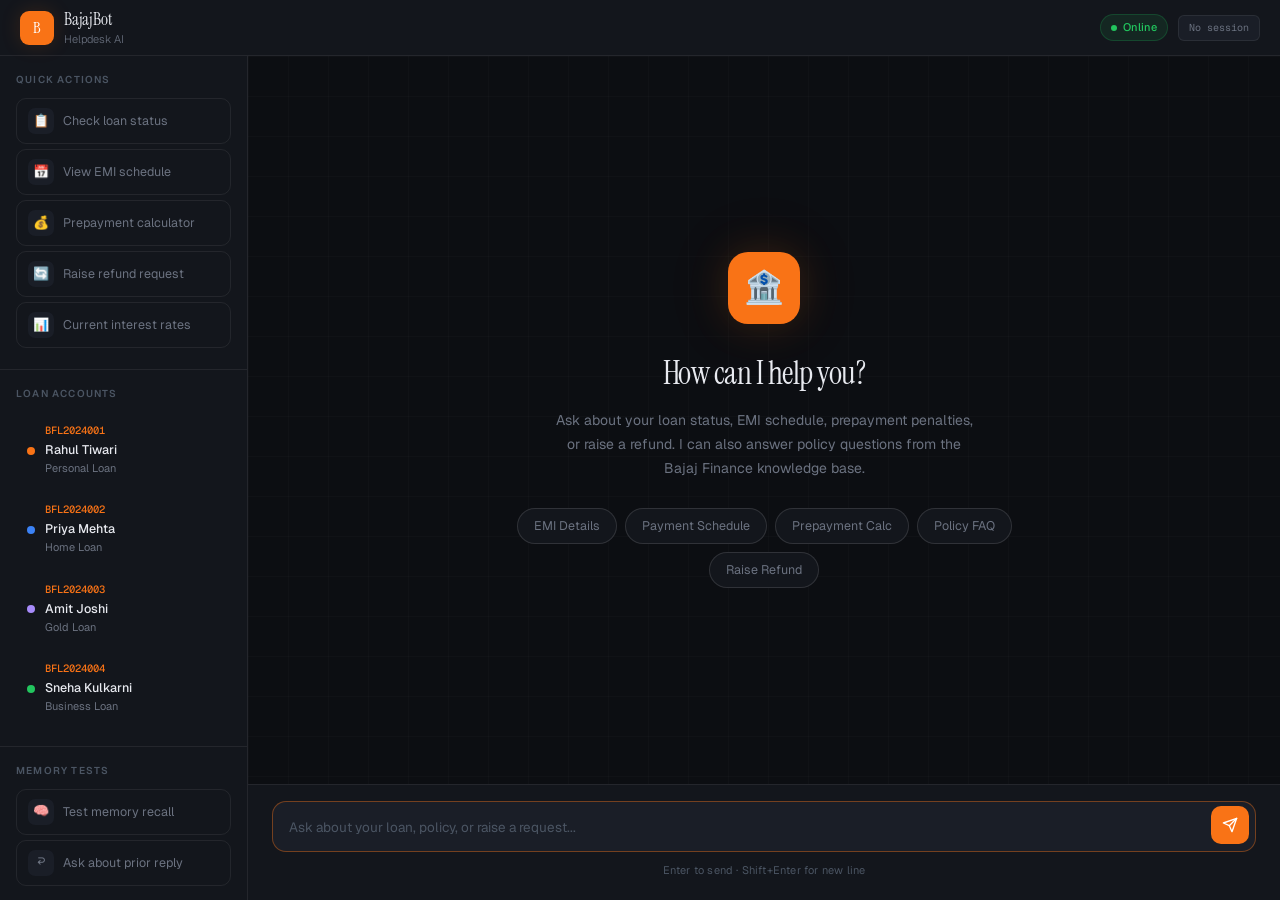
<file: Projects/fintech/index.html>
<!DOCTYPE html>
<html lang="en">
<head>
<meta charset="UTF-8">
<meta name="viewport" content="width=device-width, initial-scale=1.0">
<title>BajajBot — Helpdesk AI</title>
<link href="https://fonts.googleapis.com/css2?family=Instrument+Serif:ital@0;1&family=Geist:wght@300;400;500;600&family=Geist+Mono:wght@400;500&display=swap" rel="stylesheet">
<style>
/* ── TOKENS ─────────────────────────────────────────────────────── */
:root {
  --bg:          #0c0e12;
  --surface:     #13161c;
  --surface2:    #1a1e27;
  --surface3:    #21263300;
  --border:      rgba(255,255,255,0.07);
  --border2:     rgba(255,255,255,0.12);
  --text:        #e8eaf0;
  --muted:       #6b7280;
  --muted2:      #4b5563;
  --accent:      #f97316;
  --accent2:     #fb923c;
  --accent-glow: rgba(249,115,22,0.15);
  --blue:        #3b82f6;
  --blue-dim:    rgba(59,130,246,0.12);
  --green:       #22c55e;
  --green-dim:   rgba(34,197,94,0.1);
  --red:         #ef4444;
  --red-dim:     rgba(239,68,68,0.1);
  --purple:      #a78bfa;
  --purple-dim:  rgba(167,139,250,0.1);
  --r:           10px;
  --r-lg:        16px;
}

/* ── RESET ───────────────────────────────────────────────────────── */
*{margin:0;padding:0;box-sizing:border-box;}
html,body{height:100%;overflow:hidden;}
body{
  font-family:'Geist',sans-serif;
  background:var(--bg);
  color:var(--text);
  display:flex;
  flex-direction:column;
  height:100vh;
  font-size:14px;
  line-height:1.6;
}

/* ── TOPBAR ──────────────────────────────────────────────────────── */
.topbar{
  height:56px;
  background:var(--surface);
  border-bottom:1px solid var(--border);
  display:flex;
  align-items:center;
  padding:0 20px;
  gap:12px;
  flex-shrink:0;
  position:relative;
  z-index:20;
}
.brand{display:flex;align-items:center;gap:10px;}
.brand-mark{
  width:34px;height:34px;
  background:var(--accent);
  border-radius:9px;
  display:flex;align-items:center;justify-content:center;
  font-family:'Instrument Serif',serif;
  font-size:16px;
  color:#fff;
  font-weight:400;
  letter-spacing:-0.5px;
  box-shadow:0 0 20px var(--accent-glow);
}
.brand-text{
  font-family:'Instrument Serif',serif;
  font-size:17px;
  color:var(--text);
  letter-spacing:-0.2px;
}
.brand-sub{
  font-size:11px;
  color:var(--muted);
  font-weight:300;
  margin-top:-2px;
}
.topbar-right{
  margin-left:auto;
  display:flex;
  align-items:center;
  gap:10px;
}
.status-badge{
  display:flex;
  align-items:center;
  gap:6px;
  font-size:11px;
  color:var(--green);
  background:var(--green-dim);
  border:1px solid rgba(34,197,94,0.2);
  padding:4px 10px;
  border-radius:20px;
  font-weight:500;
}
.pulse{
  width:6px;height:6px;
  border-radius:50%;
  background:var(--green);
  animation:pulse 2s infinite;
}
@keyframes pulse{0%,100%{opacity:1;box-shadow:0 0 0 0 rgba(34,197,94,0.4);}50%{opacity:.7;box-shadow:0 0 0 4px rgba(34,197,94,0);}}

.session-chip{
  font-family:'Geist Mono',monospace;
  font-size:10px;
  color:var(--muted);
  background:var(--surface2);
  border:1px solid var(--border);
  padding:4px 10px;
  border-radius:6px;
  max-width:160px;
  overflow:hidden;
  text-overflow:ellipsis;
  white-space:nowrap;
}

/* ── LAYOUT ──────────────────────────────────────────────────────── */
.layout{
  display:flex;
  flex:1;
  overflow:hidden;
}

/* ── SIDEBAR ─────────────────────────────────────────────────────── */
.sidebar{
  width:248px;
  background:var(--surface);
  border-right:1px solid var(--border);
  display:flex;
  flex-direction:column;
  overflow-y:auto;
  flex-shrink:0;
}
.sidebar::-webkit-scrollbar{width:3px;}
.sidebar::-webkit-scrollbar-thumb{background:var(--border2);border-radius:2px;}

.sb-section{
  padding:16px;
  border-bottom:1px solid var(--border);
}
.sb-label{
  font-size:10px;
  font-weight:600;
  letter-spacing:1.2px;
  text-transform:uppercase;
  color:var(--muted2);
  margin-bottom:10px;
}

.quick-btn{
  display:flex;
  align-items:center;
  gap:9px;
  width:100%;
  text-align:left;
  background:transparent;
  border:1px solid var(--border);
  border-radius:var(--r);
  padding:9px 11px;
  margin-bottom:5px;
  cursor:pointer;
  font-family:'Geist',sans-serif;
  font-size:12.5px;
  color:var(--muted);
  transition:all 0.18s;
  line-height:1.4;
}
.quick-btn:hover{
  background:var(--surface2);
  border-color:var(--border2);
  color:var(--text);
}
.quick-btn .qi{
  width:26px;height:26px;
  border-radius:7px;
  display:flex;align-items:center;justify-content:center;
  font-size:13px;
  flex-shrink:0;
  background:var(--surface2);
}
.quick-btn:hover .qi{background:var(--accent-glow);}

.loan-row{
  display:flex;
  align-items:center;
  gap:10px;
  padding:9px 10px;
  border-radius:var(--r);
  cursor:pointer;
  border:1px solid transparent;
  transition:all 0.18s;
  margin-bottom:4px;
}
.loan-row:hover{background:var(--surface2);border-color:var(--border);}
.loan-dot{
  width:8px;height:8px;
  border-radius:50%;
  flex-shrink:0;
  margin-top:2px;
}
.loan-info{}
.loan-id{
  font-family:'Geist Mono',monospace;
  font-size:10.5px;
  color:var(--accent);
  font-weight:500;
  margin-bottom:1px;
}
.loan-name{font-size:12.5px;color:var(--text);font-weight:500;}
.loan-type{font-size:11px;color:var(--muted);}

.new-chat-btn{
  margin:14px 16px;
  display:flex;
  align-items:center;
  justify-content:center;
  gap:7px;
  background:var(--surface2);
  border:1px solid var(--border2);
  border-radius:var(--r);
  padding:9px;
  cursor:pointer;
  font-family:'Geist',sans-serif;
  font-size:12.5px;
  color:var(--muted);
  transition:all 0.18s;
  width:calc(100% - 32px);
}
.new-chat-btn:hover{background:var(--red-dim);border-color:rgba(239,68,68,0.3);color:var(--red);}

/* ── CHAT ────────────────────────────────────────────────────────── */
.chat{
  flex:1;
  display:flex;
  flex-direction:column;
  overflow:hidden;
  background:var(--bg);
  position:relative;
}

/* subtle grid bg */
.chat::before{
  content:'';
  position:absolute;
  inset:0;
  background-image:
    linear-gradient(rgba(255,255,255,0.015) 1px,transparent 1px),
    linear-gradient(90deg,rgba(255,255,255,0.015) 1px,transparent 1px);
  background-size:40px 40px;
  pointer-events:none;
}

.messages{
  flex:1;
  overflow-y:auto;
  padding:28px 32px;
  display:flex;
  flex-direction:column;
  gap:20px;
  position:relative;
  z-index:1;
}
.messages::-webkit-scrollbar{width:3px;}
.messages::-webkit-scrollbar-thumb{background:var(--border2);border-radius:2px;}

/* ── WELCOME ─────────────────────────────────────────────────────── */
.welcome{
  display:flex;
  flex-direction:column;
  align-items:center;
  justify-content:center;
  flex:1;
  padding:48px 24px;
  text-align:center;
  min-height:400px;
}
.welcome-icon{
  width:72px;height:72px;
  background:var(--accent);
  border-radius:20px;
  display:flex;align-items:center;justify-content:center;
  font-family:'Instrument Serif',serif;
  font-size:32px;
  color:#fff;
  margin-bottom:24px;
  box-shadow:0 0 40px var(--accent-glow), 0 0 80px rgba(249,115,22,0.08);
  animation:float 4s ease-in-out infinite;
}
@keyframes float{0%,100%{transform:translateY(0);}50%{transform:translateY(-6px);}}
.welcome h2{
  font-family:'Instrument Serif',serif;
  font-size:32px;
  font-weight:400;
  color:var(--text);
  margin-bottom:10px;
  letter-spacing:-0.5px;
}
.welcome p{
  font-size:14px;
  color:var(--muted);
  max-width:420px;
  margin-bottom:28px;
  line-height:1.7;
}
.chips{
  display:flex;
  flex-wrap:wrap;
  gap:8px;
  justify-content:center;
  max-width:520px;
}
.chip{
  background:var(--surface);
  border:1px solid var(--border2);
  padding:7px 16px;
  border-radius:20px;
  font-size:12.5px;
  cursor:pointer;
  color:var(--muted);
  transition:all 0.18s;
  font-family:'Geist',sans-serif;
}
.chip:hover{
  background:var(--accent-glow);
  border-color:rgba(249,115,22,0.4);
  color:var(--accent2);
}

/* ── MESSAGES ────────────────────────────────────────────────────── */
.msg{
  display:flex;
  gap:11px;
  max-width:76%;
  animation:msgIn 0.25s cubic-bezier(0.34,1.2,0.64,1);
}
@keyframes msgIn{
  from{opacity:0;transform:translateY(10px) scale(0.97);}
  to{opacity:1;transform:translateY(0) scale(1);}
}
.msg.user{align-self:flex-end;flex-direction:row-reverse;}
.msg.bot{align-self:flex-start;}

.av{
  width:30px;height:30px;
  border-radius:50%;
  display:flex;align-items:center;justify-content:center;
  font-size:12px;
  font-weight:600;
  flex-shrink:0;
  margin-top:3px;
}
.msg.user .av{background:var(--surface2);border:1px solid var(--border2);color:var(--muted);font-size:11px;}
.msg.bot  .av{background:var(--accent);color:#fff;font-size:14px;box-shadow:0 0 12px var(--accent-glow);}

.bubble{
  padding:12px 16px;
  border-radius:14px;
  font-size:13.5px;
  line-height:1.65;
  max-width:100%;
}
.msg.user .bubble{
  background:var(--surface2);
  border:1px solid var(--border2);
  color:var(--text);
  border-radius:14px 4px 14px 14px;
}
.msg.bot .bubble{
  background:var(--surface);
  border:1px solid var(--border);
  color:var(--text);
  border-radius:4px 14px 14px 14px;
}

/* Query type tag */
.qtype{
  display:inline-flex;
  align-items:center;
  gap:4px;
  font-size:10px;
  font-weight:600;
  letter-spacing:.5px;
  text-transform:uppercase;
  padding:2px 8px;
  border-radius:4px;
  margin-bottom:6px;
  font-family:'Geist Mono',monospace;
}
.qtype.policy{background:var(--blue-dim);color:var(--blue);}
.qtype.tool{background:var(--purple-dim);color:var(--purple);}
.qtype.general{background:var(--surface2);color:var(--muted);}

.tools-row{
  display:flex;
  flex-wrap:wrap;
  gap:5px;
  margin-top:8px;
}
.tool-tag{
  display:inline-flex;
  align-items:center;
  gap:4px;
  font-family:'Geist Mono',monospace;
  font-size:10px;
  background:var(--purple-dim);
  color:var(--purple);
  border:1px solid rgba(167,139,250,0.2);
  padding:2px 8px;
  border-radius:4px;
}

/* typing */
.typing-wrap{display:flex;gap:11px;align-self:flex-start;animation:msgIn 0.2s ease;}
.typing-bubble{
  display:flex;
  gap:5px;
  align-items:center;
  padding:14px 18px;
  background:var(--surface);
  border:1px solid var(--border);
  border-radius:4px 14px 14px 14px;
}
.typing-bubble span{
  width:6px;height:6px;
  border-radius:50%;
  background:var(--muted);
  animation:blink 1.2s infinite;
}
.typing-bubble span:nth-child(2){animation-delay:.2s;}
.typing-bubble span:nth-child(3){animation-delay:.4s;}
@keyframes blink{0%,80%,100%{opacity:.3;transform:scale(1);}40%{opacity:1;transform:scale(1.2);}}

/* ── INPUT ───────────────────────────────────────────────────────── */
.input-wrap{
  padding:16px 24px 20px;
  background:var(--surface);
  border-top:1px solid var(--border);
  flex-shrink:0;
  position:relative;
  z-index:10;
}
.input-row{
  display:flex;
  gap:10px;
  align-items:flex-end;
  background:var(--surface2);
  border:1px solid var(--border2);
  border-radius:14px;
  padding:4px 6px 4px 16px;
  transition:border-color 0.2s;
}
.input-row:focus-within{border-color:rgba(249,115,22,0.4);}

textarea{
  flex:1;
  background:transparent;
  border:none;
  outline:none;
  font-family:'Geist',sans-serif;
  font-size:13.5px;
  color:var(--text);
  resize:none;
  max-height:120px;
  padding:10px 0;
  line-height:1.5;
}
textarea::placeholder{color:var(--muted2);}

.send-btn{
  width:38px;height:38px;
  background:var(--accent);
  border:none;
  border-radius:10px;
  cursor:pointer;
  display:flex;align-items:center;justify-content:center;
  color:#fff;
  font-size:15px;
  transition:all 0.18s;
  flex-shrink:0;
  margin-bottom:3px;
}
.send-btn:hover{background:var(--accent2);transform:scale(1.05);}
.send-btn:disabled{opacity:.35;cursor:not-allowed;transform:none;}
.send-btn svg{width:16px;height:16px;fill:none;stroke:#fff;stroke-width:2;stroke-linecap:round;stroke-linejoin:round;}

.input-hint{
  font-size:11px;
  color:var(--muted2);
  text-align:center;
  margin-top:10px;
  letter-spacing:.2px;
}

/* ── RESPONSIVE ──────────────────────────────────────────────────── */
@media(max-width:680px){
  .sidebar{display:none;}
  .messages{padding:20px 16px;}
  .msg{max-width:92%;}
}
</style>
</head>
<body>

<!-- TOPBAR -->
<div class="topbar">
  <div class="brand">
    <div class="brand-mark">B</div>
    <div>
      <div class="brand-text">BajajBot</div>
      <div class="brand-sub">Helpdesk AI </div>
    </div>
  </div>
  <div class="topbar-right">
    <div class="status-badge"><div class="pulse"></div>Online</div>
    <div class="session-chip" id="sessionChip">No session</div>
  </div>
</div>

<div class="layout">

  <!-- SIDEBAR -->
  <div class="sidebar">

    <div class="sb-section">
      <div class="sb-label">Quick Actions</div>
      <button class="quick-btn" onclick="sendQ('What is the status of my loan BFL2024001?')">
        <div class="qi">📋</div>Check loan status
      </button>
      <button class="quick-btn" onclick="sendQ('Show me the EMI schedule for BFL2024001')">
        <div class="qi">📅</div>View EMI schedule
      </button>
      <button class="quick-btn" onclick="sendQ('If I prepay Rs 50,000 on BFL2024001, what is the penalty?')">
        <div class="qi">💰</div>Prepayment calculator
      </button>
      <button class="quick-btn" onclick="sendQ('Raise a refund request for BFL2024001. Extra EMI of Rs 8450 was deducted.')">
        <div class="qi">🔄</div>Raise refund request
      </button>
      <button class="quick-btn" onclick="sendQ('What are current interest rates for personal loans?')">
        <div class="qi">📊</div>Current interest rates
      </button>
    </div>

    <div class="sb-section">
      <div class="sb-label">Loan Accounts</div>
      <div class="loan-row" onclick="sendQ('Check status of BFL2024001')">
        <div class="loan-dot" style="background:#f97316"></div>
        <div class="loan-info">
          <div class="loan-id">BFL2024001</div>
          <div class="loan-name">Rahul Tiwari</div>
          <div class="loan-type">Personal Loan</div>
        </div>
      </div>
      <div class="loan-row" onclick="sendQ('Check status of BFL2024002')">
        <div class="loan-dot" style="background:#3b82f6"></div>
        <div class="loan-info">
          <div class="loan-id">BFL2024002</div>
          <div class="loan-name">Priya Mehta</div>
          <div class="loan-type">Home Loan</div>
        </div>
      </div>
      <div class="loan-row" onclick="sendQ('Check status of BFL2024003')">
        <div class="loan-dot" style="background:#a78bfa"></div>
        <div class="loan-info">
          <div class="loan-id">BFL2024003</div>
          <div class="loan-name">Amit Joshi</div>
          <div class="loan-type">Gold Loan</div>
        </div>
      </div>
      <div class="loan-row" onclick="sendQ('Check status of BFL2024004')">
        <div class="loan-dot" style="background:#22c55e"></div>
        <div class="loan-info">
          <div class="loan-id">BFL2024004</div>
          <div class="loan-name">Sneha Kulkarni</div>
          <div class="loan-type">Business Loan</div>
        </div>
      </div>
    </div>

    <div class="sb-section">
      <div class="sb-label">Memory Tests</div>
      <button class="quick-btn" onclick="sendQ('What was the first thing I asked you?')">
        <div class="qi">🧠</div>Test memory recall
      </button>
      <button class="quick-btn" onclick="sendQ('What is my outstanding balance again?')">
        <div class="qi">↩️</div>Ask about prior reply
      </button>
    </div>

    <button class="new-chat-btn" onclick="newChat()">
      <svg width="13" height="13" viewBox="0 0 24 24" fill="none" stroke="currentColor" stroke-width="2.5" stroke-linecap="round"><path d="M3 6h18M8 6V4h8v2M19 6l-1 14H6L5 6"/></svg>
      New Chat
    </button>

  </div>

  <!-- CHAT -->
  <div class="chat">
    <div class="messages" id="messages">
      <div class="welcome" id="welcome">
        <div class="welcome-icon">🏦</div>
        <h2>How can I help you?</h2>
        <p>Ask about your loan status, EMI schedule, prepayment penalties, or raise a refund. I can also answer policy questions from the Bajaj Finance knowledge base.</p>
        <div class="chips">
          <span class="chip" onclick="sendQ('What is my EMI for BFL2024001?')">EMI Details</span>
          <span class="chip" onclick="sendQ('Show EMI schedule for BFL2024001')">Payment Schedule</span>
          <span class="chip" onclick="sendQ('Prepay Rs 1,00,000 on BFL2024001 — penalty?')">Prepayment Calc</span>
          <span class="chip" onclick="sendQ('What CIBIL score is needed for personal loan?')">Policy FAQ</span>
          <span class="chip" onclick="sendQ('Raise refund of Rs 8450 for BFL2024001. Double deduction.')">Raise Refund</span>
        </div>
      </div>
    </div>

    <div class="input-wrap">
      <div class="input-row">
        <textarea
          id="inp"
          placeholder="Ask about your loan, policy, or raise a request..."
          rows="1"
          onkeydown="onKey(event)"
          oninput="resize(this)"
        ></textarea>
        <button class="send-btn" id="sendBtn" onclick="send()">
          <svg viewBox="0 0 24 24"><line x1="22" y1="2" x2="11" y2="13"/><polygon points="22 2 15 22 11 13 2 9 22 2"/></svg>
        </button>
      </div>
      <div class="input-hint">Enter to send · Shift+Enter for new line</div>
    </div>
  </div>

</div>

<script>
let sessionId = null;
let busy = false;

// ── helpers ──────────────────────────────────────────────────────
const $ = id => document.getElementById(id);

function esc(s){
  const lines = String(s).split('\n');
  const out   = [];
  let i = 0;

  while(i < lines.length){
    const line = lines[i];

    // ── Markdown table detection ──────────────────────────────────
    // A table block = pipe line, then separator line (|---|), then more pipe lines
    if(line.trim().startsWith('|') && i+1 < lines.length && lines[i+1].trim().match(/^\|[-| :]+\|$/)){
      const headers = line.trim().split('|').filter(c=>c.trim()).map(c=>
        `<th style="padding:8px 14px;text-align:left;font-weight:600;color:var(--muted);font-size:11px;letter-spacing:.5px;text-transform:uppercase;border-bottom:1px solid var(--border2);">${c.trim()}</th>`
      );
      out.push(`<div style="overflow-x:auto;margin:10px 0;"><table style="width:100%;border-collapse:collapse;font-size:13px;">`);
      out.push(`<thead><tr>${headers.join('')}</tr></thead><tbody>`);
      i += 2; // skip header + separator

      while(i < lines.length && lines[i].trim().startsWith('|')){
        const cells = lines[i].trim().split('|').filter(c=>c.trim()).map(c=>
          `<td style="padding:8px 14px;border-bottom:1px solid rgba(255,255,255,0.04);color:var(--text);">${fmt(c.trim())}</td>`
        );
        out.push(`<tr style="transition:background .15s;" onmouseover="this.style.background='rgba(255,255,255,0.03)'" onmouseout="this.style.background=''">${cells.join('')}</tr>`);
        i++;
      }
      out.push(`</tbody></table></div>`);
      continue;
    }

    // ── Regular line ──────────────────────────────────────────────
    out.push(fmt(line) + (i < lines.length-1 ? '<br>' : ''));
    i++;
  }

  return out.join('');
}

// Inline formatting only (used inside table cells + regular lines)
function fmt(s){
  return s
    .replace(/&/g,'&amp;').replace(/</g,'&lt;').replace(/>/g,'&gt;')
    .replace(/\*\*(.*?)\*\*/g,'<strong>$1</strong>')
    .replace(/`([^`]+)`/g,'<code style="font-family:\'Geist Mono\',monospace;font-size:12px;background:rgba(255,255,255,0.06);padding:1px 5px;border-radius:4px;">$1</code>');
}

function scroll(){
  const m = $('messages');
  m.scrollTop = m.scrollHeight;
}

function resize(el){
  el.style.height='auto';
  el.style.height = Math.min(el.scrollHeight,120)+'px';
}

function hideWelcome(){
  const w = $('welcome');
  if(w) w.remove();
}

// ── add messages ──────────────────────────────────────────────────
function addUser(text){
  hideWelcome();
  const d = document.createElement('div');
  d.className = 'msg user';
  d.innerHTML = `
    <div class="av">U</div>
    <div class="bubble">${esc(text)}</div>`;
  $('messages').appendChild(d);
  scroll();
}

function addBot(text, queryType='', tools=[]){
  const d = document.createElement('div');
  d.className = 'msg bot';

  const qtag = queryType
    ? `<div class="qtype ${queryType}">${queryType === 'tool' ? '⚙ Tool' : queryType === 'policy' ? '📚 Policy' : '💬 General'}</div>`
    : '';

  const toolsHtml = tools.length
    ? `<div class="tools-row">${tools.map(t=>`<span class="tool-tag">⚙ ${t}</span>`).join('')}</div>`
    : '';

  d.innerHTML = `
    <div class="av">🏦</div>
    <div>
      ${qtag}
      <div class="bubble">${esc(text)}</div>
      ${toolsHtml}
    </div>`;
  $('messages').appendChild(d);
  scroll();
}

function addTyping(){
  const d = document.createElement('div');
  d.className = 'typing-wrap';
  d.id = 'typing';
  d.innerHTML = `
    <div class="av" style="background:var(--accent);color:#fff;font-size:14px;box-shadow:0 0 12px var(--accent-glow);margin-top:3px;width:30px;height:30px;border-radius:50%;display:flex;align-items:center;justify-content:center;">🏦</div>
    <div class="typing-bubble"><span></span><span></span><span></span></div>`;
  $('messages').appendChild(d);
  scroll();
}

function removeTyping(){
  const t = $('typing');
  if(t) t.remove();
}

// ── send ──────────────────────────────────────────────────────────
async function send(){
  const inp = $('inp');
  const text = inp.value.trim();
  if(!text || busy) return;

  busy = true;
  inp.value = '';
  resize(inp);
  $('sendBtn').disabled = true;

  addUser(text);
  addTyping();

  try{
    const res = await fetch('/chat',{
      method:'POST',
      headers:{'Content-Type':'application/json'},
      body: JSON.stringify({message:text, session_id: sessionId||undefined})
    });
    const data = await res.json();
    removeTyping();

    if(!res.ok){
      addBot(`Something went wrong — ${data.detail||'please try again.'}`);
    } else {
      sessionId = data.session_id;
      $('sessionChip').textContent = sessionId.substring(0,18)+'...';
      $('sessionChip').title = sessionId;
      addBot(data.reply, data.query_type, data.tools_called||[]);
    }
  } catch(e){
    removeTyping();
    addBot('Cannot reach the server. Make sure uvicorn is running on port 8000.');
  }

  busy = false;
  $('sendBtn').disabled = false;
  inp.focus();
}

function sendQ(text){
  $('inp').value = text;
  send();
}

function onKey(e){
  if(e.key==='Enter' && !e.shiftKey){e.preventDefault();send();}
}

async function newChat(){
  if(sessionId){
    try{await fetch(`/session/${sessionId}`,{method:'DELETE'});}catch{}
  }
  sessionId = null;
  $('sessionChip').textContent = 'No session';
  $('messages').innerHTML = `
    <div class="welcome" id="welcome">
      <div class="welcome-icon">🏦</div>
      <h2>How can I help you?</h2>
      <p>Ask about your loan status, EMI schedule, prepayment penalties, or raise a refund. I can also answer policy questions from the Bajaj Finance knowledge base.</p>
      <div class="chips">
        <span class="chip" onclick="sendQ('What is my EMI for BFL2024001?')">EMI Details</span>
        <span class="chip" onclick="sendQ('Show EMI schedule for BFL2024001')">Payment Schedule</span>
        <span class="chip" onclick="sendQ('Prepay Rs 1,00,000 on BFL2024001 — penalty?')">Prepayment Calc</span>
        <span class="chip" onclick="sendQ('What CIBIL score is needed for personal loan?')">Policy FAQ</span>
        <span class="chip" onclick="sendQ('Raise refund of Rs 8450 for BFL2024001. Double deduction.')">Raise Refund</span>
      </div>
    </div>`;
}

$('inp').focus();
</script>
</body>
</html>
</file>
